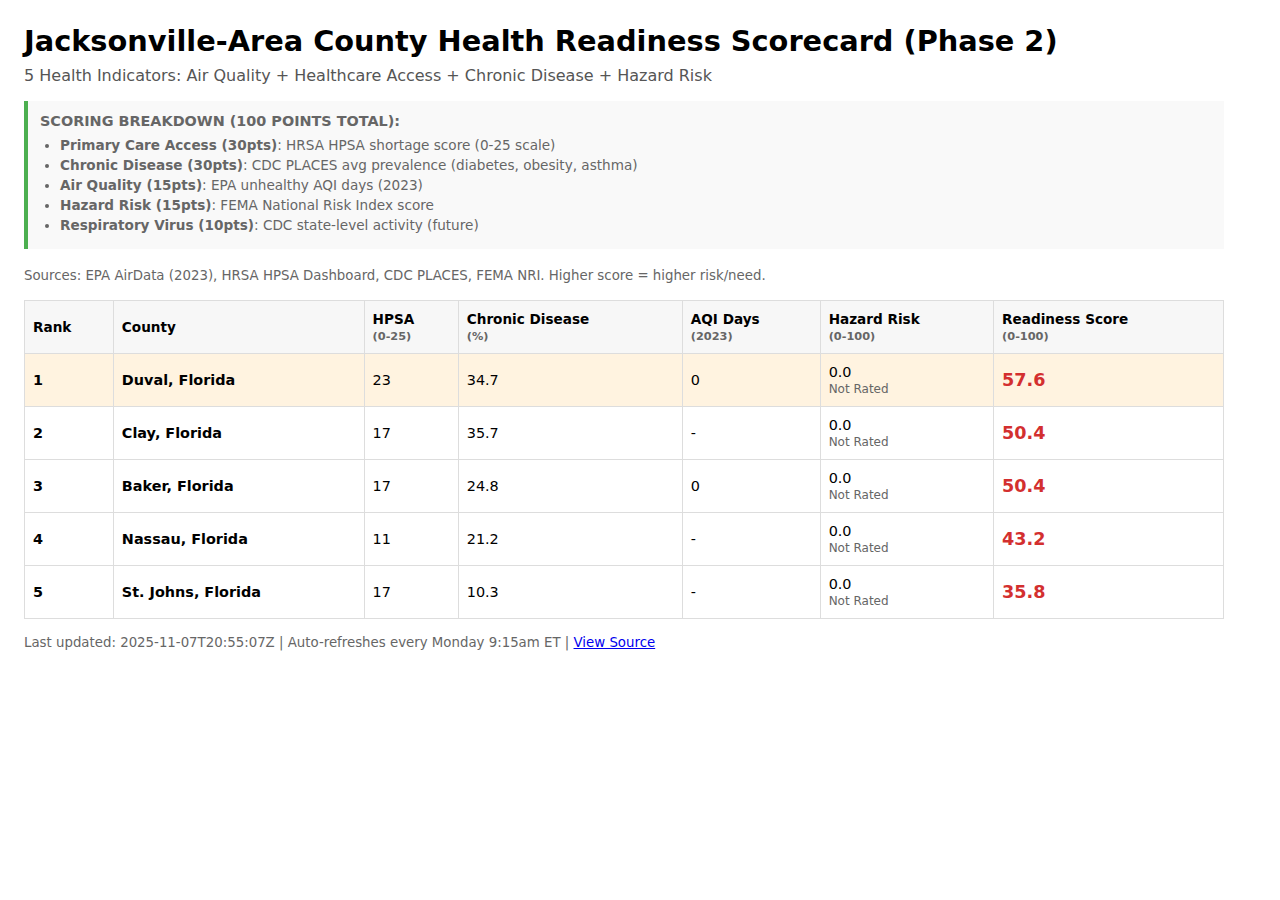
<file: docs/index.html>
<!doctype html>
<html lang="en"><head><meta charset="utf-8"><title>Jacksonville-Area County Health Readiness Scorecard (Phase 2)</title>
<meta name="viewport" content="width=device-width, initial-scale=1">
<style>
body{font-family:system-ui,-apple-system,Segoe UI,Roboto,Helvetica,Arial,sans-serif;margin:24px;max-width:1200px}
h1{margin:0;font-size:1.8rem} 
h2{margin:8px 0;color:#555;font-weight:500;font-size:1rem}
.legend{margin:16px 0;padding:12px;background:#f9f9f9;border-left:4px solid #4CAF50}
.legend h3{margin:0 0 8px 0;font-size:0.9rem;text-transform:uppercase;color:#666}
.legend ul{margin:4px 0;padding-left:20px}
.legend li{font-size:0.85rem;color:#666;margin:4px 0}
table{border-collapse:collapse;width:100%;margin-top:16px;font-size:0.9rem}
th,td{border:1px solid #ddd;padding:10px 8px;text-align:left}
th{background:#f7f7f7;font-weight:600;font-size:0.85rem}
td{vertical-align:middle}
.score{font-weight:bold;font-size:1.1rem;color:#d32f2f}
.county-name{font-weight:600}
small{color:#666}
.highlight{background:#fff3e0}
</style></head><body>
<h1>Jacksonville-Area County Health Readiness Scorecard (Phase 2)</h1>
<h2>5 Health Indicators: Air Quality + Healthcare Access + Chronic Disease + Hazard Risk</h2>
<div class="legend">
<h3>Scoring Breakdown (100 points total):</h3>
<ul>
<li><strong>Primary Care Access (30pts)</strong>: HRSA HPSA shortage score (0-25 scale)</li>
<li><strong>Chronic Disease (30pts)</strong>: CDC PLACES avg prevalence (diabetes, obesity, asthma)</li>
<li><strong>Air Quality (15pts)</strong>: EPA unhealthy AQI days (2023)</li>
<li><strong>Hazard Risk (15pts)</strong>: FEMA National Risk Index score</li>
<li><strong>Respiratory Virus (10pts)</strong>: CDC state-level activity (future)</li>
</ul>
</div>
<small>Sources: EPA AirData (2023), HRSA HPSA Dashboard, CDC PLACES, FEMA NRI. Higher score = higher risk/need.</small>
<table>
<thead><tr>
<th>Rank</th>
<th>County</th>
<th>HPSA<br><small>(0-25)</small></th>
<th>Chronic Disease<br><small>(%)</small></th>
<th>AQI Days<br><small>(2023)</small></th>
<th>Hazard Risk<br><small>(0-100)</small></th>
<th>Readiness Score<br><small>(0-100)</small></th>
</tr></thead>
<tbody>
<tr class='highlight'><td><strong>1</strong></td><td class='county-name'>Duval, Florida</td><td>23</td><td>34.7</td><td>0</td><td>0.0<br><small>Not Rated</small></td><td class='score'>57.6</td></tr><tr class=''><td><strong>2</strong></td><td class='county-name'>Clay, Florida</td><td>17</td><td>35.7</td><td>-</td><td>0.0<br><small>Not Rated</small></td><td class='score'>50.4</td></tr><tr class=''><td><strong>3</strong></td><td class='county-name'>Baker, Florida</td><td>17</td><td>24.8</td><td>0</td><td>0.0<br><small>Not Rated</small></td><td class='score'>50.4</td></tr><tr class=''><td><strong>4</strong></td><td class='county-name'>Nassau, Florida</td><td>11</td><td>21.2</td><td>-</td><td>0.0<br><small>Not Rated</small></td><td class='score'>43.2</td></tr><tr class=''><td><strong>5</strong></td><td class='county-name'>St. Johns, Florida</td><td>17</td><td>10.3</td><td>-</td><td>0.0<br><small>Not Rated</small></td><td class='score'>35.8</td></tr></tbody></table>
<small style="margin-top:16px;display:block">Last updated: 2025-11-07T20:55:07Z | Auto-refreshes every Monday 9:15am ET | <a href="https://github.com/scottmadden/jax-health-scorecard">View Source</a></small>
</body></html>
</file>
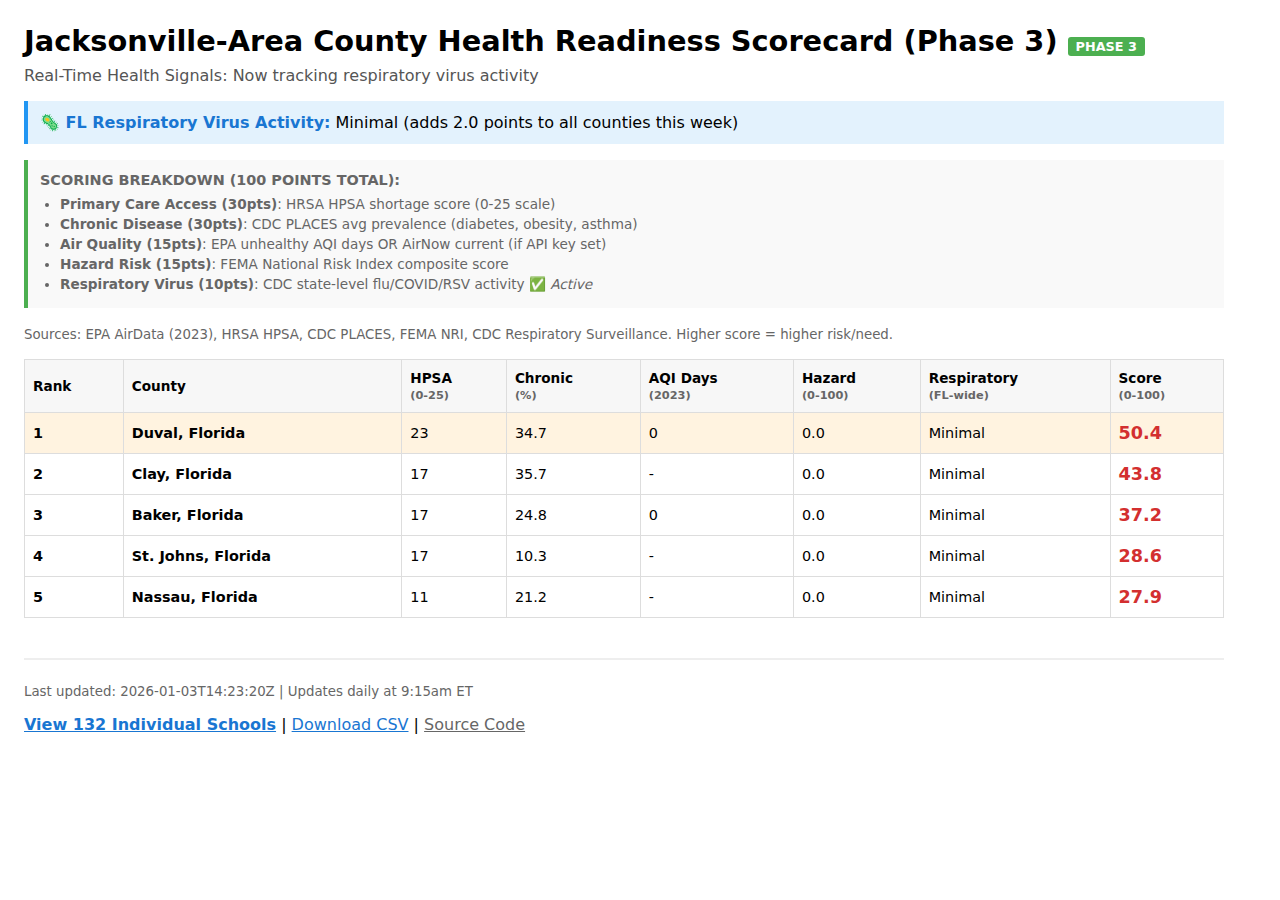
<file: docs/counties.html>
<!doctype html>
<html lang="en"><head><meta charset="utf-8"><title>Jacksonville-Area County Health Readiness Scorecard (Phase 3)</title>
<meta name="viewport" content="width=device-width, initial-scale=1">
<style>
body{font-family:system-ui,-apple-system,Segoe UI,Roboto,Helvetica,Arial,sans-serif;margin:24px;max-width:1200px}
h1{margin:0;font-size:1.8rem} 
h2{margin:8px 0;color:#555;font-weight:500;font-size:1rem}
.alert-box{margin:16px 0;padding:12px;background:#e3f2fd;border-left:4px solid #2196F3}
.alert-box strong{color:#1976D2}
.legend{margin:16px 0;padding:12px;background:#f9f9f9;border-left:4px solid #4CAF50}
.legend h3{margin:0 0 8px 0;font-size:0.9rem;text-transform:uppercase;color:#666}
.legend ul{margin:4px 0;padding-left:20px}
.legend li{font-size:0.85rem;color:#666;margin:4px 0}
table{border-collapse:collapse;width:100%;margin-top:16px;font-size:0.9rem}
th,td{border:1px solid #ddd;padding:10px 8px;text-align:left}
th{background:#f7f7f7;font-weight:600;font-size:0.85rem}
td{vertical-align:middle}
.score{font-weight:bold;font-size:1.1rem;color:#d32f2f}
.county-name{font-weight:600}
small{color:#666}
.highlight{background:#fff3e0}
.badge{display:inline-block;padding:2px 8px;border-radius:3px;font-size:0.8rem;background:#4CAF50;color:white}
</style></head><body>
<h1>Jacksonville-Area County Health Readiness Scorecard (Phase 3) <span class="badge">PHASE 3</span></h1>
<h2>Real-Time Health Signals: Now tracking respiratory virus activity</h2>
<div class="alert-box">
<strong>🦠 FL Respiratory Virus Activity:</strong> Minimal (adds 2.0 points to all counties this week)
</div>
<div class="legend">
<h3>Scoring Breakdown (100 points total):</h3>
<ul>
<li><strong>Primary Care Access (30pts)</strong>: HRSA HPSA shortage score (0-25 scale)</li>
<li><strong>Chronic Disease (30pts)</strong>: CDC PLACES avg prevalence (diabetes, obesity, asthma)</li>
<li><strong>Air Quality (15pts)</strong>: EPA unhealthy AQI days OR AirNow current (if API key set)</li>
<li><strong>Hazard Risk (15pts)</strong>: FEMA National Risk Index composite score</li>
<li><strong>Respiratory Virus (10pts)</strong>: CDC state-level flu/COVID/RSV activity ✅ <em>Active</em></li>
</ul>
</div>
<small>Sources: EPA AirData (2023), HRSA HPSA, CDC PLACES, FEMA NRI, CDC Respiratory Surveillance. Higher score = higher risk/need.</small>
<table>
<thead><tr>
<th>Rank</th>
<th>County</th>
<th>HPSA<br><small>(0-25)</small></th>
<th>Chronic<br><small>(%)</small></th>
<th>AQI Days<br><small>(2023)</small></th>
<th>Hazard<br><small>(0-100)</small></th>
<th>Respiratory<br><small>(FL-wide)</small></th>
<th>Score<br><small>(0-100)</small></th>
</tr></thead>
<tbody>
<tr class='highlight'><td><strong>1</strong></td><td class='county-name'>Duval, Florida</td><td>23</td><td>34.7</td><td>0</td><td>0.0</td><td>Minimal</td><td class='score'>50.4</td></tr><tr class=''><td><strong>2</strong></td><td class='county-name'>Clay, Florida</td><td>17</td><td>35.7</td><td>-</td><td>0.0</td><td>Minimal</td><td class='score'>43.8</td></tr><tr class=''><td><strong>3</strong></td><td class='county-name'>Baker, Florida</td><td>17</td><td>24.8</td><td>0</td><td>0.0</td><td>Minimal</td><td class='score'>37.2</td></tr><tr class=''><td><strong>4</strong></td><td class='county-name'>St. Johns, Florida</td><td>17</td><td>10.3</td><td>-</td><td>0.0</td><td>Minimal</td><td class='score'>28.6</td></tr><tr class=''><td><strong>5</strong></td><td class='county-name'>Nassau, Florida</td><td>11</td><td>21.2</td><td>-</td><td>0.0</td><td>Minimal</td><td class='score'>27.9</td></tr></tbody></table>
<footer style="margin-top:40px;padding-top:24px;border-top:2px solid #eee">
<small style="display:block;color:#666">Last updated: 2026-01-03T14:23:20Z | Updates daily at 9:15am ET</small>
<p style="margin-top:16px">
<a href="schools.html" style="color:#1976d2;font-weight:600">View 132 Individual Schools</a> | 
<a href="../data/scorecard.csv" style="color:#1976d2">Download CSV</a> | 
<a href="https://github.com/scottmadden/jax-health-scorecard" style="color:#666">Source Code</a>
</p>
</footer>
</div>
</body></html>
</file>
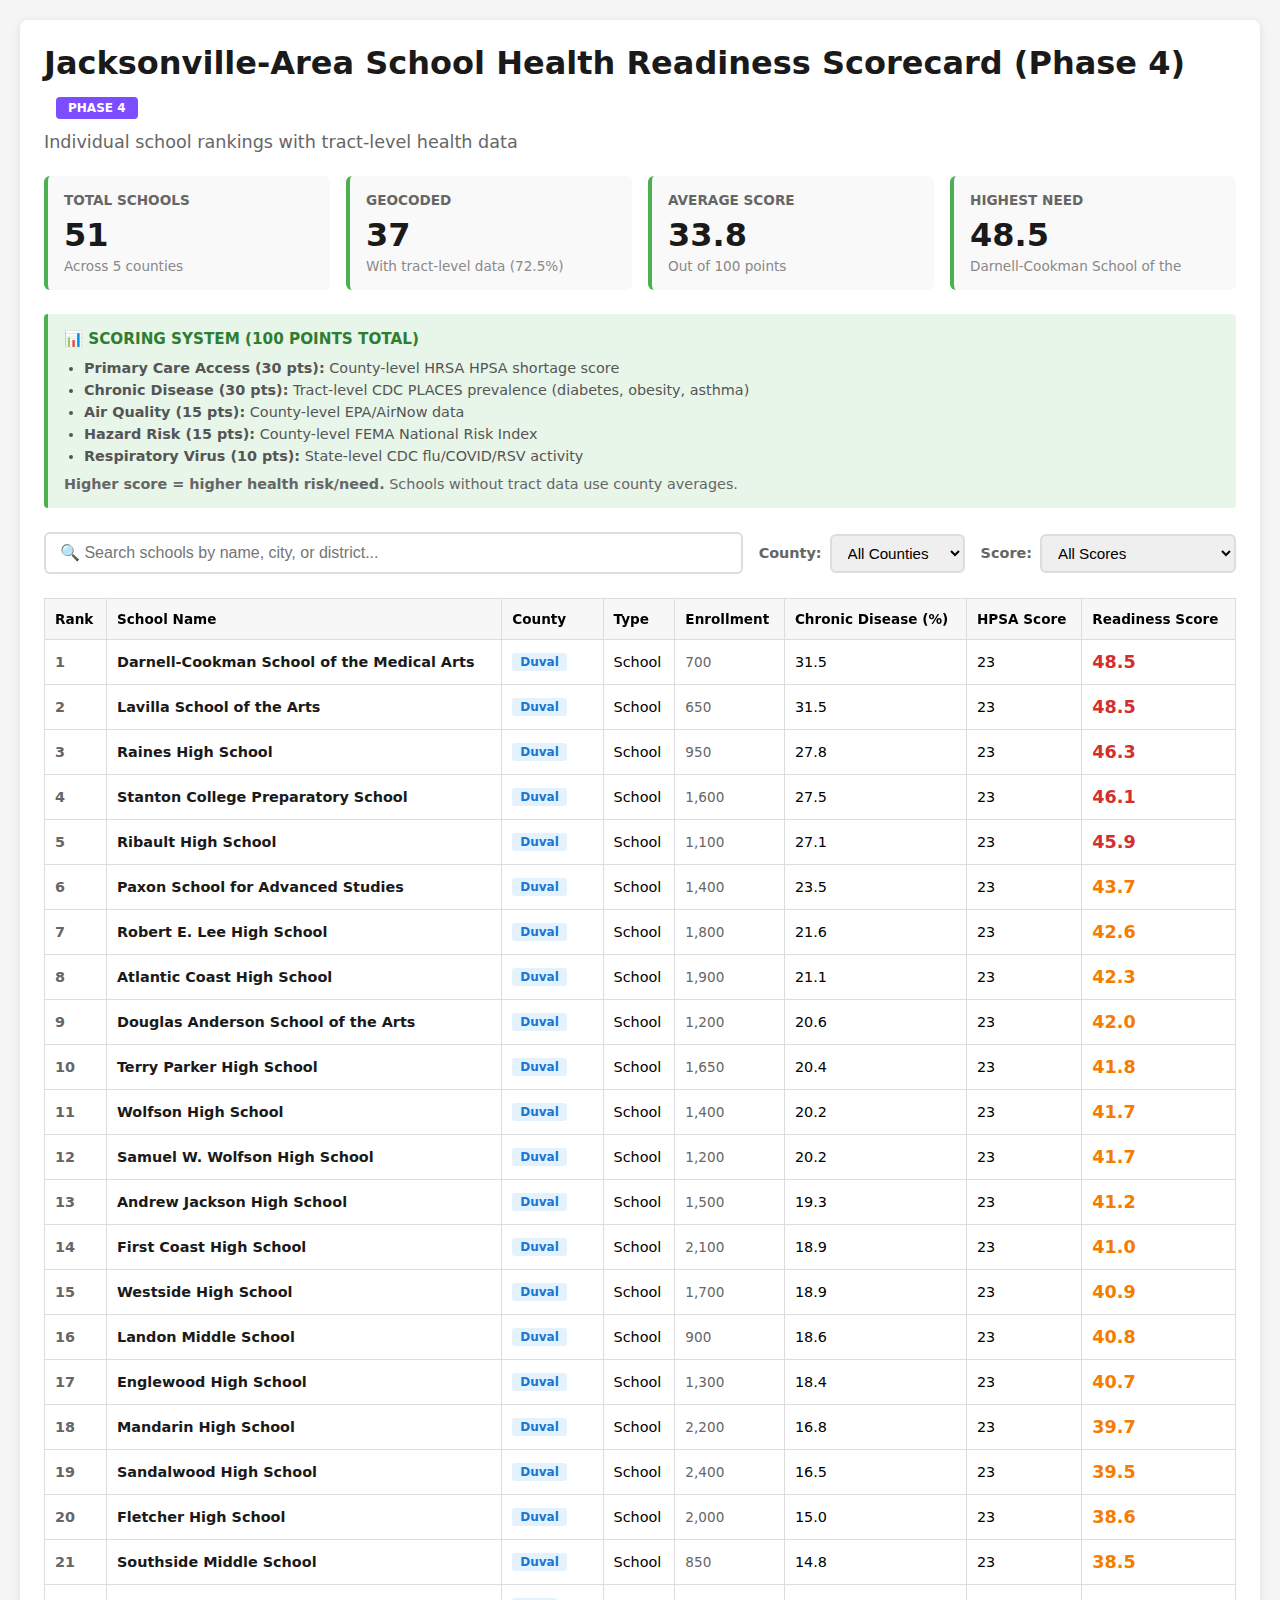
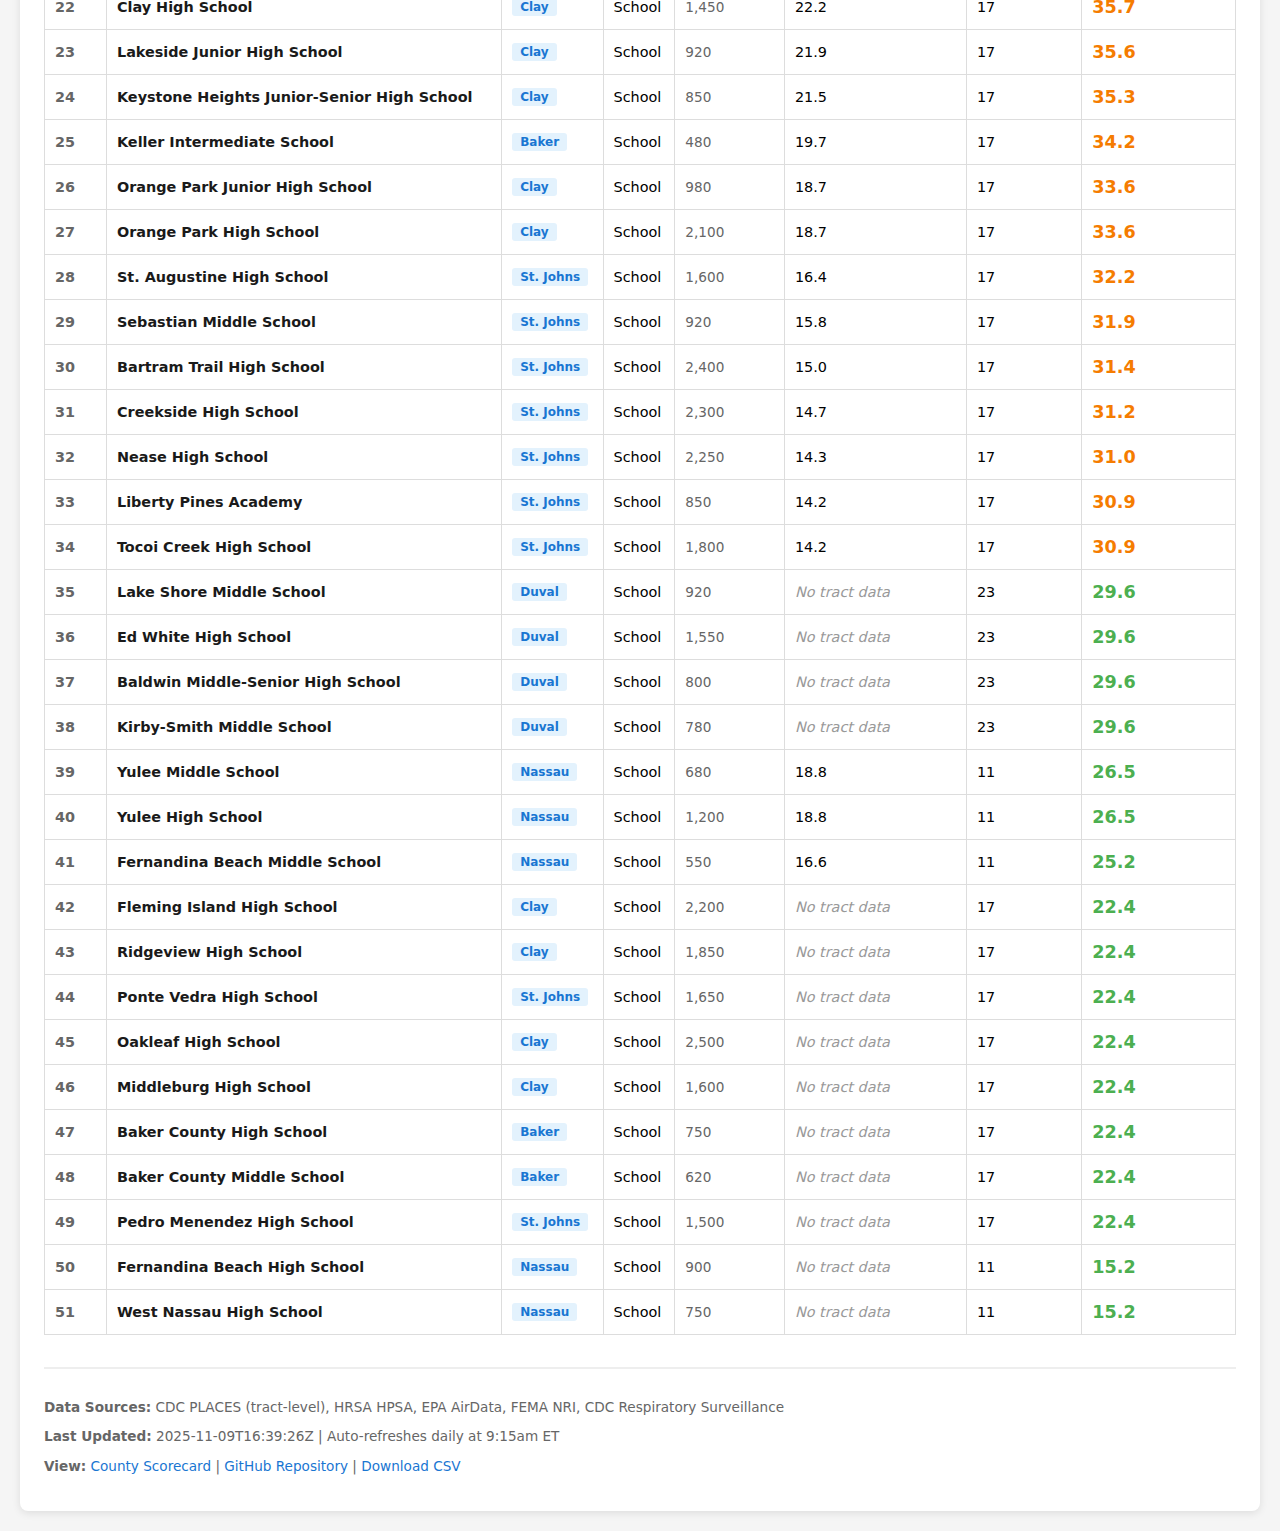
<file: docs/schools.html>
<!doctype html>
<html lang="en">
<head>
<meta charset="utf-8">
<title>Jacksonville-Area School Health Readiness Scorecard (Phase 4)</title>
<meta name="viewport" content="width=device-width, initial-scale=1">
<style>
* {box-sizing: border-box}
body {
    font-family: system-ui, -apple-system, Segoe UI, Roboto, Helvetica, Arial, sans-serif;
    margin: 0;
    padding: 20px;
    background: #f5f5f5;
}
.container {max-width: 1400px; margin: 0 auto; background: white; padding: 24px; border-radius: 8px; box-shadow: 0 2px 8px rgba(0,0,0,0.1)}
h1 {margin: 0; font-size: 2rem; color: #1a1a1a}
.badge {display: inline-block; padding: 4px 12px; border-radius: 4px; font-size: 0.75rem; background: #7c4dff; color: white; margin-left: 12px; font-weight: 600}
h2 {margin: 12px 0; color: #666; font-weight: 500; font-size: 1.1rem}

.stats-grid {
    display: grid;
    grid-template-columns: repeat(auto-fit, minmax(200px, 1fr));
    gap: 16px;
    margin: 24px 0;
}
.stat-card {
    background: #f9f9f9;
    padding: 16px;
    border-radius: 6px;
    border-left: 4px solid #4CAF50;
}
.stat-card h3 {margin: 0 0 8px 0; font-size: 0.85rem; text-transform: uppercase; color: #666; font-weight: 600}
.stat-card .value {font-size: 2rem; font-weight: bold; color: #1a1a1a}
.stat-card .label {font-size: 0.85rem; color: #888; margin-top: 4px}

.controls {
    display: flex;
    gap: 16px;
    margin: 24px 0;
    flex-wrap: wrap;
    align-items: center;
}
.search-box {
    flex: 1;
    min-width: 250px;
}
.search-box input {
    width: 100%;
    padding: 10px 14px;
    border: 2px solid #ddd;
    border-radius: 6px;
    font-size: 1rem;
}
.search-box input:focus {
    outline: none;
    border-color: #4CAF50;
}
.filter-group {display: flex; gap: 8px; align-items: center}
.filter-group label {font-weight: 600; color: #666; font-size: 0.9rem}
.filter-group select {
    padding: 8px 12px;
    border: 2px solid #ddd;
    border-radius: 6px;
    font-size: 0.95rem;
}

.legend {
    background: #e8f5e9;
    border-left: 4px solid #4CAF50;
    padding: 16px;
    margin: 20px 0;
    border-radius: 4px;
}
.legend h3 {margin: 0 0 12px 0; font-size: 0.95rem; text-transform: uppercase; color: #2e7d32}
.legend ul {margin: 0; padding-left: 20px}
.legend li {font-size: 0.9rem; color: #555; margin: 6px 0}

table {
    width: 100%;
    border-collapse: collapse;
    margin-top: 16px;
    font-size: 0.9rem;
}
thead {position: sticky; top: 0; background: #f7f7f7; z-index: 10}
th, td {
    border: 1px solid #ddd;
    padding: 12px 10px;
    text-align: left;
}
th {
    background: #f7f7f7;
    font-weight: 600;
    font-size: 0.85rem;
    cursor: pointer;
    user-select: none;
}
th:hover {background: #eee}
td {vertical-align: middle}

.rank {font-weight: bold; color: #666}
.school-name {font-weight: 600; color: #1a1a1a}
.score {font-weight: bold; font-size: 1.1rem}
.score-high {color: #d32f2f}
.score-medium {color: #f57c00}
.score-low {color: #4CAF50}

.county-badge {
    display: inline-block;
    padding: 2px 8px;
    border-radius: 3px;
    font-size: 0.75rem;
    font-weight: 600;
    background: #e3f2fd;
    color: #1976d2;
}

.enrollment {color: #666; font-size: 0.85rem}
.no-data {color: #999; font-style: italic}

footer {
    margin-top: 32px;
    padding-top: 16px;
    border-top: 2px solid #eee;
    color: #666;
    font-size: 0.85rem;
}
footer a {color: #1976d2; text-decoration: none}
footer a:hover {text-decoration: underline}

.hidden {display: none}
</style>
</head>
<body>
<div class="container">

<h1>Jacksonville-Area School Health Readiness Scorecard (Phase 4) <span class="badge">PHASE 4</span></h1>
<h2>Individual school rankings with tract-level health data</h2>

<div class="stats-grid">
    <div class="stat-card">
        <h3>Total Schools</h3>
        <div class="value">51</div>
        <div class="label">Across 5 counties</div>
    </div>
    <div class="stat-card">
        <h3>Geocoded</h3>
        <div class="value">37</div>
        <div class="label">With tract-level data (72.5%)</div>
    </div>
    <div class="stat-card">
        <h3>Average Score</h3>
        <div class="value">33.8</div>
        <div class="label">Out of 100 points</div>
    </div>
    <div class="stat-card">
        <h3>Highest Need</h3>
        <div class="value">48.5</div>
        <div class="label">Darnell-Cookman School of the </div>
    </div>
</div>

<div class="legend">
<h3>📊 Scoring System (100 Points Total)</h3>
<ul>
<li><strong>Primary Care Access (30 pts):</strong> County-level HRSA HPSA shortage score</li>
<li><strong>Chronic Disease (30 pts):</strong> Tract-level CDC PLACES prevalence (diabetes, obesity, asthma)</li>
<li><strong>Air Quality (15 pts):</strong> County-level EPA/AirNow data</li>
<li><strong>Hazard Risk (15 pts):</strong> County-level FEMA National Risk Index</li>
<li><strong>Respiratory Virus (10 pts):</strong> State-level CDC flu/COVID/RSV activity</li>
</ul>
<p style="margin: 12px 0 0 0; color: #666; font-size: 0.9rem;">
<strong>Higher score = higher health risk/need.</strong> Schools without tract data use county averages.
</p>
</div>

<div class="controls">
    <div class="search-box">
        <input type="text" id="searchInput" placeholder="🔍 Search schools by name, city, or district..." onkeyup="filterTable()">
    </div>
    <div class="filter-group">
        <label for="countyFilter">County:</label>
        <select id="countyFilter" onchange="filterTable()">
            <option value="">All Counties</option>
            <option value="Baker">Baker (3)</option>
            <option value="Clay">Clay (9)</option>
            <option value="Duval">Duval (25)</option>
            <option value="Nassau">Nassau (5)</option>
            <option value="St. Johns">St. Johns (9)</option>
        </select>
    </div>
    <div class="filter-group">
        <label for="scoreFilter">Score:</label>
        <select id="scoreFilter" onchange="filterTable()">
            <option value="">All Scores</option>
            <option value="high">High Need (45+)</option>
            <option value="medium">Medium Need (30-45)</option>
            <option value="low">Low Need (<30)</option>
        </select>
    </div>
</div>

<table id="schoolTable">
<thead>
<tr>
    <th onclick="sortTable(0)">Rank</th>
    <th onclick="sortTable(1)">School Name</th>
    <th onclick="sortTable(2)">County</th>
    <th onclick="sortTable(3)">Type</th>
    <th onclick="sortTable(4)">Enrollment</th>
    <th onclick="sortTable(5)">Chronic Disease (%)</th>
    <th onclick="sortTable(6)">HPSA Score</th>
    <th onclick="sortTable(7)">Readiness Score</th>
</tr>
</thead>
<tbody>
<tr>
    <td class="rank">1</td>
    <td class="school-name">Darnell-Cookman School of the Medical Arts</td>
    <td><span class="county-badge">Duval</span></td>
    <td>School</td>
    <td class="enrollment">700</td>
    <td>31.5</td>
    <td>23</td>
    <td class="score score-high">48.5</td>
</tr>
<tr>
    <td class="rank">2</td>
    <td class="school-name">Lavilla School of the Arts</td>
    <td><span class="county-badge">Duval</span></td>
    <td>School</td>
    <td class="enrollment">650</td>
    <td>31.5</td>
    <td>23</td>
    <td class="score score-high">48.5</td>
</tr>
<tr>
    <td class="rank">3</td>
    <td class="school-name">Raines High School</td>
    <td><span class="county-badge">Duval</span></td>
    <td>School</td>
    <td class="enrollment">950</td>
    <td>27.8</td>
    <td>23</td>
    <td class="score score-high">46.3</td>
</tr>
<tr>
    <td class="rank">4</td>
    <td class="school-name">Stanton College Preparatory School</td>
    <td><span class="county-badge">Duval</span></td>
    <td>School</td>
    <td class="enrollment">1,600</td>
    <td>27.5</td>
    <td>23</td>
    <td class="score score-high">46.1</td>
</tr>
<tr>
    <td class="rank">5</td>
    <td class="school-name">Ribault High School</td>
    <td><span class="county-badge">Duval</span></td>
    <td>School</td>
    <td class="enrollment">1,100</td>
    <td>27.1</td>
    <td>23</td>
    <td class="score score-high">45.9</td>
</tr>
<tr>
    <td class="rank">6</td>
    <td class="school-name">Paxon School for Advanced Studies</td>
    <td><span class="county-badge">Duval</span></td>
    <td>School</td>
    <td class="enrollment">1,400</td>
    <td>23.5</td>
    <td>23</td>
    <td class="score score-medium">43.7</td>
</tr>
<tr>
    <td class="rank">7</td>
    <td class="school-name">Robert E. Lee High School</td>
    <td><span class="county-badge">Duval</span></td>
    <td>School</td>
    <td class="enrollment">1,800</td>
    <td>21.6</td>
    <td>23</td>
    <td class="score score-medium">42.6</td>
</tr>
<tr>
    <td class="rank">8</td>
    <td class="school-name">Atlantic Coast High School</td>
    <td><span class="county-badge">Duval</span></td>
    <td>School</td>
    <td class="enrollment">1,900</td>
    <td>21.1</td>
    <td>23</td>
    <td class="score score-medium">42.3</td>
</tr>
<tr>
    <td class="rank">9</td>
    <td class="school-name">Douglas Anderson School of the Arts</td>
    <td><span class="county-badge">Duval</span></td>
    <td>School</td>
    <td class="enrollment">1,200</td>
    <td>20.6</td>
    <td>23</td>
    <td class="score score-medium">42.0</td>
</tr>
<tr>
    <td class="rank">10</td>
    <td class="school-name">Terry Parker High School</td>
    <td><span class="county-badge">Duval</span></td>
    <td>School</td>
    <td class="enrollment">1,650</td>
    <td>20.4</td>
    <td>23</td>
    <td class="score score-medium">41.8</td>
</tr>
<tr>
    <td class="rank">11</td>
    <td class="school-name">Wolfson High School</td>
    <td><span class="county-badge">Duval</span></td>
    <td>School</td>
    <td class="enrollment">1,400</td>
    <td>20.2</td>
    <td>23</td>
    <td class="score score-medium">41.7</td>
</tr>
<tr>
    <td class="rank">12</td>
    <td class="school-name">Samuel W. Wolfson High School</td>
    <td><span class="county-badge">Duval</span></td>
    <td>School</td>
    <td class="enrollment">1,200</td>
    <td>20.2</td>
    <td>23</td>
    <td class="score score-medium">41.7</td>
</tr>
<tr>
    <td class="rank">13</td>
    <td class="school-name">Andrew Jackson High School</td>
    <td><span class="county-badge">Duval</span></td>
    <td>School</td>
    <td class="enrollment">1,500</td>
    <td>19.3</td>
    <td>23</td>
    <td class="score score-medium">41.2</td>
</tr>
<tr>
    <td class="rank">14</td>
    <td class="school-name">First Coast High School</td>
    <td><span class="county-badge">Duval</span></td>
    <td>School</td>
    <td class="enrollment">2,100</td>
    <td>18.9</td>
    <td>23</td>
    <td class="score score-medium">41.0</td>
</tr>
<tr>
    <td class="rank">15</td>
    <td class="school-name">Westside High School</td>
    <td><span class="county-badge">Duval</span></td>
    <td>School</td>
    <td class="enrollment">1,700</td>
    <td>18.9</td>
    <td>23</td>
    <td class="score score-medium">40.9</td>
</tr>
<tr>
    <td class="rank">16</td>
    <td class="school-name">Landon Middle School</td>
    <td><span class="county-badge">Duval</span></td>
    <td>School</td>
    <td class="enrollment">900</td>
    <td>18.6</td>
    <td>23</td>
    <td class="score score-medium">40.8</td>
</tr>
<tr>
    <td class="rank">17</td>
    <td class="school-name">Englewood High School</td>
    <td><span class="county-badge">Duval</span></td>
    <td>School</td>
    <td class="enrollment">1,300</td>
    <td>18.4</td>
    <td>23</td>
    <td class="score score-medium">40.7</td>
</tr>
<tr>
    <td class="rank">18</td>
    <td class="school-name">Mandarin High School</td>
    <td><span class="county-badge">Duval</span></td>
    <td>School</td>
    <td class="enrollment">2,200</td>
    <td>16.8</td>
    <td>23</td>
    <td class="score score-medium">39.7</td>
</tr>
<tr>
    <td class="rank">19</td>
    <td class="school-name">Sandalwood High School</td>
    <td><span class="county-badge">Duval</span></td>
    <td>School</td>
    <td class="enrollment">2,400</td>
    <td>16.5</td>
    <td>23</td>
    <td class="score score-medium">39.5</td>
</tr>
<tr>
    <td class="rank">20</td>
    <td class="school-name">Fletcher High School</td>
    <td><span class="county-badge">Duval</span></td>
    <td>School</td>
    <td class="enrollment">2,000</td>
    <td>15.0</td>
    <td>23</td>
    <td class="score score-medium">38.6</td>
</tr>
<tr>
    <td class="rank">21</td>
    <td class="school-name">Southside Middle School</td>
    <td><span class="county-badge">Duval</span></td>
    <td>School</td>
    <td class="enrollment">850</td>
    <td>14.8</td>
    <td>23</td>
    <td class="score score-medium">38.5</td>
</tr>
<tr>
    <td class="rank">22</td>
    <td class="school-name">Clay High School</td>
    <td><span class="county-badge">Clay</span></td>
    <td>School</td>
    <td class="enrollment">1,450</td>
    <td>22.2</td>
    <td>17</td>
    <td class="score score-medium">35.7</td>
</tr>
<tr>
    <td class="rank">23</td>
    <td class="school-name">Lakeside Junior High School</td>
    <td><span class="county-badge">Clay</span></td>
    <td>School</td>
    <td class="enrollment">920</td>
    <td>21.9</td>
    <td>17</td>
    <td class="score score-medium">35.6</td>
</tr>
<tr>
    <td class="rank">24</td>
    <td class="school-name">Keystone Heights Junior-Senior High School</td>
    <td><span class="county-badge">Clay</span></td>
    <td>School</td>
    <td class="enrollment">850</td>
    <td>21.5</td>
    <td>17</td>
    <td class="score score-medium">35.3</td>
</tr>
<tr>
    <td class="rank">25</td>
    <td class="school-name">Keller Intermediate School</td>
    <td><span class="county-badge">Baker</span></td>
    <td>School</td>
    <td class="enrollment">480</td>
    <td>19.7</td>
    <td>17</td>
    <td class="score score-medium">34.2</td>
</tr>
<tr>
    <td class="rank">26</td>
    <td class="school-name">Orange Park Junior High School</td>
    <td><span class="county-badge">Clay</span></td>
    <td>School</td>
    <td class="enrollment">980</td>
    <td>18.7</td>
    <td>17</td>
    <td class="score score-medium">33.6</td>
</tr>
<tr>
    <td class="rank">27</td>
    <td class="school-name">Orange Park High School</td>
    <td><span class="county-badge">Clay</span></td>
    <td>School</td>
    <td class="enrollment">2,100</td>
    <td>18.7</td>
    <td>17</td>
    <td class="score score-medium">33.6</td>
</tr>
<tr>
    <td class="rank">28</td>
    <td class="school-name">St. Augustine High School</td>
    <td><span class="county-badge">St. Johns</span></td>
    <td>School</td>
    <td class="enrollment">1,600</td>
    <td>16.4</td>
    <td>17</td>
    <td class="score score-medium">32.2</td>
</tr>
<tr>
    <td class="rank">29</td>
    <td class="school-name">Sebastian Middle School</td>
    <td><span class="county-badge">St. Johns</span></td>
    <td>School</td>
    <td class="enrollment">920</td>
    <td>15.8</td>
    <td>17</td>
    <td class="score score-medium">31.9</td>
</tr>
<tr>
    <td class="rank">30</td>
    <td class="school-name">Bartram Trail High School</td>
    <td><span class="county-badge">St. Johns</span></td>
    <td>School</td>
    <td class="enrollment">2,400</td>
    <td>15.0</td>
    <td>17</td>
    <td class="score score-medium">31.4</td>
</tr>
<tr>
    <td class="rank">31</td>
    <td class="school-name">Creekside High School</td>
    <td><span class="county-badge">St. Johns</span></td>
    <td>School</td>
    <td class="enrollment">2,300</td>
    <td>14.7</td>
    <td>17</td>
    <td class="score score-medium">31.2</td>
</tr>
<tr>
    <td class="rank">32</td>
    <td class="school-name">Nease High School</td>
    <td><span class="county-badge">St. Johns</span></td>
    <td>School</td>
    <td class="enrollment">2,250</td>
    <td>14.3</td>
    <td>17</td>
    <td class="score score-medium">31.0</td>
</tr>
<tr>
    <td class="rank">33</td>
    <td class="school-name">Liberty Pines Academy</td>
    <td><span class="county-badge">St. Johns</span></td>
    <td>School</td>
    <td class="enrollment">850</td>
    <td>14.2</td>
    <td>17</td>
    <td class="score score-medium">30.9</td>
</tr>
<tr>
    <td class="rank">34</td>
    <td class="school-name">Tocoi Creek High School</td>
    <td><span class="county-badge">St. Johns</span></td>
    <td>School</td>
    <td class="enrollment">1,800</td>
    <td>14.2</td>
    <td>17</td>
    <td class="score score-medium">30.9</td>
</tr>
<tr>
    <td class="rank">35</td>
    <td class="school-name">Lake Shore Middle School</td>
    <td><span class="county-badge">Duval</span></td>
    <td>School</td>
    <td class="enrollment">920</td>
    <td><span class="no-data">No tract data</span></td>
    <td>23</td>
    <td class="score score-low">29.6</td>
</tr>
<tr>
    <td class="rank">36</td>
    <td class="school-name">Ed White High School</td>
    <td><span class="county-badge">Duval</span></td>
    <td>School</td>
    <td class="enrollment">1,550</td>
    <td><span class="no-data">No tract data</span></td>
    <td>23</td>
    <td class="score score-low">29.6</td>
</tr>
<tr>
    <td class="rank">37</td>
    <td class="school-name">Baldwin Middle-Senior High School</td>
    <td><span class="county-badge">Duval</span></td>
    <td>School</td>
    <td class="enrollment">800</td>
    <td><span class="no-data">No tract data</span></td>
    <td>23</td>
    <td class="score score-low">29.6</td>
</tr>
<tr>
    <td class="rank">38</td>
    <td class="school-name">Kirby-Smith Middle School</td>
    <td><span class="county-badge">Duval</span></td>
    <td>School</td>
    <td class="enrollment">780</td>
    <td><span class="no-data">No tract data</span></td>
    <td>23</td>
    <td class="score score-low">29.6</td>
</tr>
<tr>
    <td class="rank">39</td>
    <td class="school-name">Yulee Middle School</td>
    <td><span class="county-badge">Nassau</span></td>
    <td>School</td>
    <td class="enrollment">680</td>
    <td>18.8</td>
    <td>11</td>
    <td class="score score-low">26.5</td>
</tr>
<tr>
    <td class="rank">40</td>
    <td class="school-name">Yulee High School</td>
    <td><span class="county-badge">Nassau</span></td>
    <td>School</td>
    <td class="enrollment">1,200</td>
    <td>18.8</td>
    <td>11</td>
    <td class="score score-low">26.5</td>
</tr>
<tr>
    <td class="rank">41</td>
    <td class="school-name">Fernandina Beach Middle School</td>
    <td><span class="county-badge">Nassau</span></td>
    <td>School</td>
    <td class="enrollment">550</td>
    <td>16.6</td>
    <td>11</td>
    <td class="score score-low">25.2</td>
</tr>
<tr>
    <td class="rank">42</td>
    <td class="school-name">Fleming Island High School</td>
    <td><span class="county-badge">Clay</span></td>
    <td>School</td>
    <td class="enrollment">2,200</td>
    <td><span class="no-data">No tract data</span></td>
    <td>17</td>
    <td class="score score-low">22.4</td>
</tr>
<tr>
    <td class="rank">43</td>
    <td class="school-name">Ridgeview High School</td>
    <td><span class="county-badge">Clay</span></td>
    <td>School</td>
    <td class="enrollment">1,850</td>
    <td><span class="no-data">No tract data</span></td>
    <td>17</td>
    <td class="score score-low">22.4</td>
</tr>
<tr>
    <td class="rank">44</td>
    <td class="school-name">Ponte Vedra High School</td>
    <td><span class="county-badge">St. Johns</span></td>
    <td>School</td>
    <td class="enrollment">1,650</td>
    <td><span class="no-data">No tract data</span></td>
    <td>17</td>
    <td class="score score-low">22.4</td>
</tr>
<tr>
    <td class="rank">45</td>
    <td class="school-name">Oakleaf High School</td>
    <td><span class="county-badge">Clay</span></td>
    <td>School</td>
    <td class="enrollment">2,500</td>
    <td><span class="no-data">No tract data</span></td>
    <td>17</td>
    <td class="score score-low">22.4</td>
</tr>
<tr>
    <td class="rank">46</td>
    <td class="school-name">Middleburg High School</td>
    <td><span class="county-badge">Clay</span></td>
    <td>School</td>
    <td class="enrollment">1,600</td>
    <td><span class="no-data">No tract data</span></td>
    <td>17</td>
    <td class="score score-low">22.4</td>
</tr>
<tr>
    <td class="rank">47</td>
    <td class="school-name">Baker County High School</td>
    <td><span class="county-badge">Baker</span></td>
    <td>School</td>
    <td class="enrollment">750</td>
    <td><span class="no-data">No tract data</span></td>
    <td>17</td>
    <td class="score score-low">22.4</td>
</tr>
<tr>
    <td class="rank">48</td>
    <td class="school-name">Baker County Middle School</td>
    <td><span class="county-badge">Baker</span></td>
    <td>School</td>
    <td class="enrollment">620</td>
    <td><span class="no-data">No tract data</span></td>
    <td>17</td>
    <td class="score score-low">22.4</td>
</tr>
<tr>
    <td class="rank">49</td>
    <td class="school-name">Pedro Menendez High School</td>
    <td><span class="county-badge">St. Johns</span></td>
    <td>School</td>
    <td class="enrollment">1,500</td>
    <td><span class="no-data">No tract data</span></td>
    <td>17</td>
    <td class="score score-low">22.4</td>
</tr>
<tr>
    <td class="rank">50</td>
    <td class="school-name">Fernandina Beach High School</td>
    <td><span class="county-badge">Nassau</span></td>
    <td>School</td>
    <td class="enrollment">900</td>
    <td><span class="no-data">No tract data</span></td>
    <td>11</td>
    <td class="score score-low">15.2</td>
</tr>
<tr>
    <td class="rank">51</td>
    <td class="school-name">West Nassau High School</td>
    <td><span class="county-badge">Nassau</span></td>
    <td>School</td>
    <td class="enrollment">750</td>
    <td><span class="no-data">No tract data</span></td>
    <td>11</td>
    <td class="score score-low">15.2</td>
</tr>
</tbody>
</table>

<footer>
<p><strong>Data Sources:</strong> CDC PLACES (tract-level), HRSA HPSA, EPA AirData, FEMA NRI, CDC Respiratory Surveillance</p>
<p><strong>Last Updated:</strong> 2025-11-09T16:39:26Z | Auto-refreshes daily at 9:15am ET</p>
<p><strong>View:</strong> <a href="index.html">County Scorecard</a> | <a href="https://github.com/scottmadden/jax-health-scorecard">GitHub Repository</a> | <a href="../data/school_scorecard.csv">Download CSV</a></p>
</footer>

</div>

<script>
// Search and filter functionality
function filterTable() {
    const searchValue = document.getElementById('searchInput').value.toLowerCase();
    const countyFilter = document.getElementById('countyFilter').value;
    const scoreFilter = document.getElementById('scoreFilter').value;
    
    const table = document.getElementById('schoolTable');
    const rows = table.getElementsByTagName('tr');
    
    let visibleCount = 0;
    
    for (let i = 1; i < rows.length; i++) {
        const row = rows[i];
        const schoolName = row.cells[1].textContent.toLowerCase();
        const county = row.cells[2].textContent;
        const scoreText = row.cells[7].textContent;
        const score = parseFloat(scoreText);
        
        let showRow = true;
        
        // Search filter
        if (searchValue && !schoolName.includes(searchValue) && 
            !row.cells[2].textContent.toLowerCase().includes(searchValue)) {
            showRow = false;
        }
        
        // County filter
        if (countyFilter && !county.includes(countyFilter)) {
            showRow = false;
        }
        
        // Score filter
        if (scoreFilter === 'high' && score < 45) showRow = false;
        if (scoreFilter === 'medium' && (score < 30 || score >= 45)) showRow = false;
        if (scoreFilter === 'low' && score >= 30) showRow = false;
        
        row.style.display = showRow ? '' : 'none';
        if (showRow) {
            visibleCount++;
            row.cells[0].textContent = visibleCount; // Update rank
        }
    }
}

// Simple sort functionality
let sortOrder = {};
function sortTable(columnIndex) {
    const table = document.getElementById('schoolTable');
    const tbody = table.querySelector('tbody');
    const rows = Array.from(tbody.querySelectorAll('tr'));
    
    const currentOrder = sortOrder[columnIndex] || 'asc';
    const newOrder = currentOrder === 'asc' ? 'desc' : 'asc';
    sortOrder = {}; // Reset other columns
    sortOrder[columnIndex] = newOrder;
    
    rows.sort((a, b) => {
        let aVal = a.cells[columnIndex].textContent;
        let bVal = b.cells[columnIndex].textContent;
        
        // Try numeric comparison
        const aNum = parseFloat(aVal.replace(/[^0-9.-]/g, ''));
        const bNum = parseFloat(bVal.replace(/[^0-9.-]/g, ''));
        
        if (!isNaN(aNum) && !isNaN(bNum)) {
            return newOrder === 'asc' ? aNum - bNum : bNum - aNum;
        }
        
        // String comparison
        return newOrder === 'asc' ? aVal.localeCompare(bVal) : bVal.localeCompare(aVal);
    });
    
    rows.forEach(row => tbody.appendChild(row));
    
    // Update ranks
    rows.forEach((row, index) => {
        if (row.style.display !== 'none') {
            row.cells[0].textContent = index + 1;
        }
    });
}
</script>
</body>
</html>
</file>
